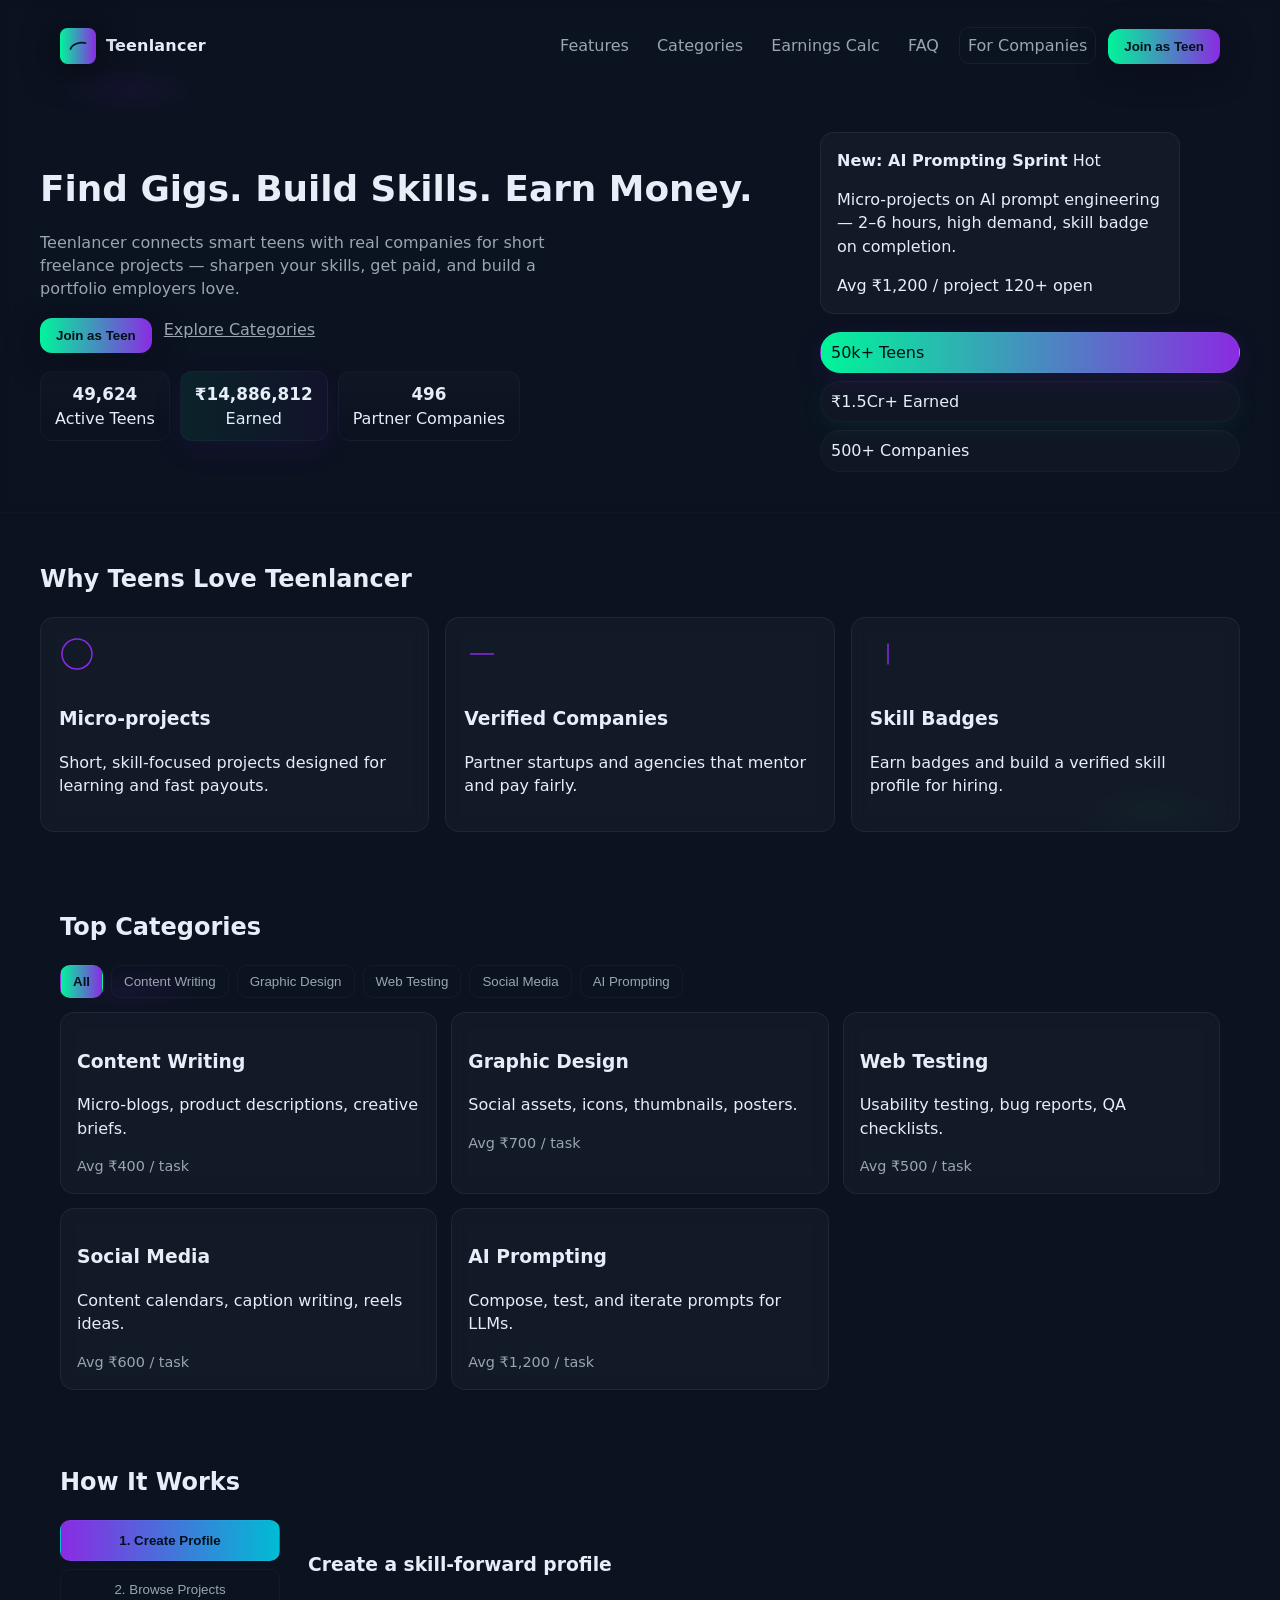
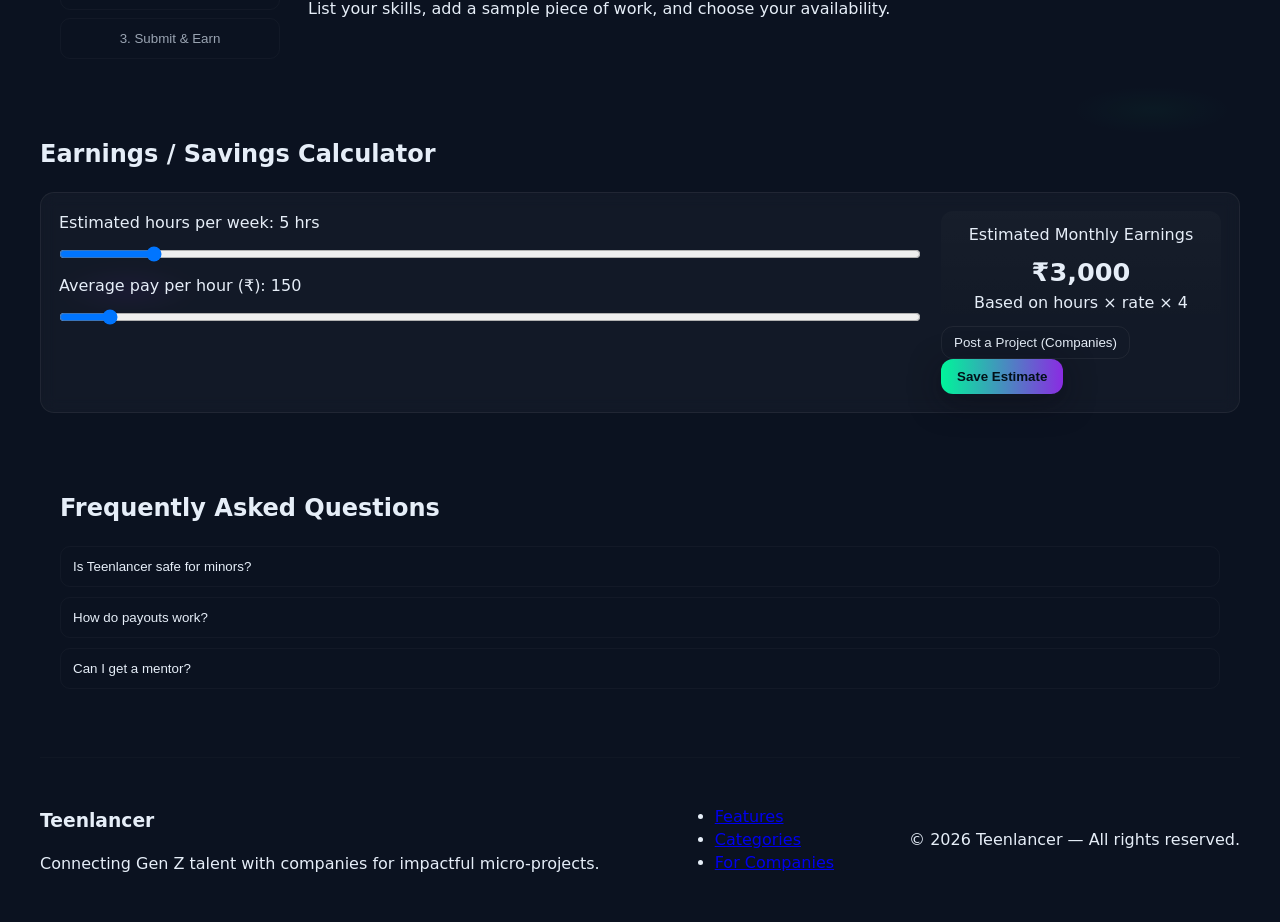
<file: index.html>
<!doctype html>
<html lang="en">
<head>
  <meta charset="utf-8" />
  <meta name="viewport" content="width=device-width,initial-scale=1" />
  <title>Teenlancer — Smart Teens, Real Projects | Find Gigs & Earn</title>
  <meta name="description" content="Teenlancer connects talented teens with startups and companies. Find projects, build skills, and earn—fast. 50k+ teens, ₹1.5Cr+ earned, 500+ partners." />
  <meta name="keywords" content="teen freelancer, student gigs, part-time projects, freelance teens, Gen Z talent, microprojects" />
  <link rel="canonical" href="https://teenlancer.example.com/index.html" />

  <!-- Open Graph -->
  <meta property="og:title" content="Teenlancer — Smart Teens, Real Projects" />
  <meta property="og:description" content="Find micro-projects, build your portfolio, and earn. Join 50k+ active teens working with startups." />
  <meta property="og:type" content="website" />
  <meta property="og:url" content="https://teenlancer.example.com/index.html" />
  <meta property="og:image" content="https://teenlancer.example.com/og-teenlancer.png" />

  <!-- Theme & SEO -->
  <meta name="theme-color" content="#0f1724" />
  <link rel="icon" href="data:image/svg+xml,<svg xmlns=%22http://www.w3.org/2000/svg%22 viewBox=%220 0 100 100%22><text y=%22.9em%22 font-size=%2290%22>✨</text></svg>">

  <link rel="stylesheet" href="style.css">
</head>
<body>
  <header class="site-header">
    <nav class="nav container" aria-label="Main navigation">
      <a class="brand" href="index.html" aria-label="Teenlancer home">
        <!-- simple inline SVG logo -->
        <svg class="logo" width="36" height="36" viewBox="0 0 24 24" aria-hidden="true" focusable="false">
          <defs><linearGradient id="g1" x1="0" x2="1"><stop offset="0" stop-color="#00f59a"/><stop offset="1" stop-color="#8a2be2"/></linearGradient></defs>
          <rect width="24" height="24" rx="5" fill="url(#g1)"></rect>
          <path d="M7 14c1-3 6-5 10-4" stroke="#051029" stroke-width="1.2" fill="none" stroke-linecap="round"></path>
        </svg>
        <span class="brand-text">Teenlancer</span>
      </a>

      <button id="nav-toggle" class="nav-toggle" aria-expanded="false" aria-label="Toggle menu">
        <span class="hamburger"></span>
      </button>

      <ul class="nav-links" id="nav-links">
        <li><a href="#features">Features</a></li>
        <li><a href="#categories">Categories</a></li>
        <li><a href="#calculator">Earnings Calc</a></li>
        <li><a href="#faq">FAQ</a></li>
        <li><a class="btn-outline" href="company.html">For Companies</a></li>
        <li><button class="btn-primary" id="join-teen-btn">Join as Teen</button></li>
      </ul>
    </nav>

    <section class="hero container" aria-labelledby="hero-heading">
      <div class="hero-left">
        <h1 id="hero-heading">Find Gigs. Build Skills. Earn Money.</h1>
        <p class="lead">Teenlancer connects smart teens with real companies for short freelance projects — sharpen your skills, get paid, and build a portfolio employers love.</p>

        <div class="hero-actions">
          <button class="btn-primary" id="join-cta">Join as Teen</button>
          <a class="btn-ghost" href="#categories">Explore Categories</a>
        </div>

        <div class="metrics" aria-hidden="false">
          <div class="metric">
            <div class="metric-value" data-value="50000">0</div>
            <div class="metric-label">Active Teens</div>
          </div>
          <div class="metric highlight">
            <div class="metric-value" data-value="15000000">₹0</div>
            <div class="metric-label">Earned</div>
          </div>
          <div class="metric">
            <div class="metric-value" data-value="500">0</div>
            <div class="metric-label">Partner Companies</div>
          </div>
        </div>
      </div>

      <div class="hero-right">
        <div class="floating-card glass">
          <div class="card-header">
            <strong>New: AI Prompting Sprint</strong>
            <span class="pill">Hot</span>
          </div>
          <p>Micro-projects on AI prompt engineering — 2–6 hours, high demand, skill badge on completion.</p>
          <div class="card-stats">
            <span>Avg ₹1,200 / project</span>
            <span>120+ open</span>
          </div>
        </div>

        <div class="badges">
          <div class="badge gradient">50k+ Teens</div>
          <div class="badge glow">₹1.5Cr+ Earned</div>
          <div class="badge">500+ Companies</div>
        </div>
      </div>
    </section>
  </header>

  <main>
    <section id="features" class="container features" aria-labelledby="features-heading">
      <h2 id="features-heading">Why Teens Love Teenlancer</h2>
      <div class="feature-grid">
        <article class="feature glass" aria-labelledby="f1">
          <svg class="icon" viewBox="0 0 24 24" aria-hidden="true"><circle cx="12" cy="12" r="10" fill="none" stroke="currentColor"></circle></svg>
          <h3 id="f1">Micro-projects</h3>
          <p>Short, skill-focused projects designed for learning and fast payouts.</p>
        </article>
        <article class="feature glass" aria-labelledby="f2">
          <svg class="icon" viewBox="0 0 24 24" aria-hidden="true"><path d="M4 12h16" stroke="currentColor"/></svg>
          <h3 id="f2">Verified Companies</h3>
          <p>Partner startups and agencies that mentor and pay fairly.</p>
        </article>
        <article class="feature glass" aria-labelledby="f3">
          <svg class="icon" viewBox="0 0 24 24" aria-hidden="true"><path d="M12 5v14" stroke="currentColor"/></svg>
          <h3 id="f3">Skill Badges</h3>
          <p>Earn badges and build a verified skill profile for hiring.</p>
        </article>
      </div>
    </section>

    <section id="categories" class="container categories" aria-labelledby="categories-heading">
      <h2 id="categories-heading">Top Categories</h2>
      <div class="tabs" role="tablist" aria-label="Category filters">
        <button class="tab active" data-filter="all" role="tab" aria-selected="true">All</button>
        <button class="tab" data-filter="writing" role="tab">Content Writing</button>
        <button class="tab" data-filter="design" role="tab">Graphic Design</button>
        <button class="tab" data-filter="testing" role="tab">Web Testing</button>
        <button class="tab" data-filter="social" role="tab">Social Media</button>
        <button class="tab" data-filter="ai" role="tab">AI Prompting</button>
      </div>

      <div class="category-grid" id="category-grid">
        <article class="cat-card glass" data-cat="writing">
          <h3>Content Writing</h3>
          <p>Micro-blogs, product descriptions, creative briefs.</p>
          <div class="card-meta">Avg ₹400 / task</div>
        </article>
        <article class="cat-card glass" data-cat="design">
          <h3>Graphic Design</h3>
          <p>Social assets, icons, thumbnails, posters.</p>
          <div class="card-meta">Avg ₹700 / task</div>
        </article>
        <article class="cat-card glass" data-cat="testing">
          <h3>Web Testing</h3>
          <p>Usability testing, bug reports, QA checklists.</p>
          <div class="card-meta">Avg ₹500 / task</div>
        </article>
        <article class="cat-card glass" data-cat="social">
          <h3>Social Media</h3>
          <p>Content calendars, caption writing, reels ideas.</p>
          <div class="card-meta">Avg ₹600 / task</div>
        </article>
        <article class="cat-card glass" data-cat="ai">
          <h3>AI Prompting</h3>
          <p>Compose, test, and iterate prompts for LLMs.</p>
          <div class="card-meta">Avg ₹1,200 / task</div>
        </article>
      </div>
    </section>

    <section id="how" class="container how" aria-labelledby="how-heading">
      <h2 id="how-heading">How It Works</h2>
      <div class="timeline">
        <nav class="timeline-tabs" role="tablist" aria-label="How it works steps">
          <button class="timeline-tab active" data-step="1" role="tab" aria-selected="true">1. Create Profile</button>
          <button class="timeline-tab" data-step="2" role="tab">2. Browse Projects</button>
          <button class="timeline-tab" data-step="3" role="tab">3. Submit & Earn</button>
        </nav>

        <div class="timeline-panels">
          <div class="timeline-panel active" data-step="1" role="tabpanel">
            <h3>Create a skill-forward profile</h3>
            <p>List your skills, add a sample piece of work, and choose your availability.</p>
          </div>
          <div class="timeline-panel" data-step="2" role="tabpanel">
            <h3>Browse curated micro-projects</h3>
            <p>Filter by time commitment, category, and payout.</p>
          </div>
          <div class="timeline-panel" data-step="3" role="tabpanel">
            <h3>Submit work & get paid</h3>
            <p>Deliver, get feedback, and receive payouts to your account.</p>
          </div>
        </div>
      </div>
    </section>

    <section id="calculator" class="container calculator" aria-labelledby="calc-heading">
      <h2 id="calc-heading">Earnings / Savings Calculator</h2>
      <div class="calc-inner glass">
        <div class="calc-left">
          <label for="hoursRange">Estimated hours per week: <span id="hoursVal">5</span> hrs</label>
          <input id="hoursRange" type="range" min="1" max="40" value="5" />
          <label for="rateRange">Average pay per hour (₹): <span id="rateVal">150</span></label>
          <input id="rateRange" type="range" min="50" max="2000" step="10" value="150" />
        </div>
        <div class="calc-right">
          <div class="calc-result">
            <div class="calc-title">Estimated Monthly Earnings</div>
            <div class="calc-amount" id="calcAmount">₹0</div>
            <div class="calc-note">Based on hours × rate × 4</div>
          </div>
          <div class="calc-actions">
            <button id="post-project-btn" class="btn-outline">Post a Project (Companies)</button>
            <button id="save-calc" class="btn-primary">Save Estimate</button>
          </div>
        </div>
      </div>
    </section>

    <section id="faq" class="container faq" aria-labelledby="faq-heading">
      <h2 id="faq-heading">Frequently Asked Questions</h2>
      <div class="accordion" id="faq-list">
        <div class="faq-item">
          <button class="faq-q" aria-expanded="false">Is Teenlancer safe for minors?</button>
          <div class="faq-a" hidden>
            <p>Yes — projects are vetted, payments are held in escrow, and we provide parental consent options where required.</p>
          </div>
        </div>
        <div class="faq-item">
          <button class="faq-q" aria-expanded="false">How do payouts work?</button>
          <div class="faq-a" hidden>
            <p>Payouts are processed weekly. Teens can choose bank transfer or UPI depending on region.</p>
          </div>
        </div>
        <div class="faq-item">
          <button class="faq-q" aria-expanded="false">Can I get a mentor?</button>
          <div class="faq-a" hidden>
            <p>Yes—many projects include short mentorship sessions from industry partners.</p>
          </div>
        </div>
      </div>
    </section>
  </main>

  <footer class="site-footer container" role="contentinfo">
    <div class="footer-grid">
      <div>
        <h3>Teenlancer</h3>
        <p>Connecting Gen Z talent with companies for impactful micro-projects.</p>
      </div>
      <nav aria-label="Footer">
        <ul>
          <li><a href="#features">Features</a></li>
          <li><a href="#categories">Categories</a></li>
          <li><a href="company.html">For Companies</a></li>
        </ul>
      </nav>
      <div>
        <p>&copy; <span id="year"></span> Teenlancer — All rights reserved.</p>
      </div>
    </div>
  </footer>

  <!-- Join modal (Teen) -->
  <div id="join-modal" class="modal" aria-hidden="true" role="dialog" aria-modal="true" aria-labelledby="join-modal-title">
    <div class="modal-content glass">
      <button class="modal-close" aria-label="Close">&times;</button>
      <h2 id="join-modal-title">Join as Teen</h2>
      <form id="join-form" class="form">
        <label>Name <input name="name" required /></label>
        <label>Age <input name="age" type="number" min="13" max="99" required /></label>
        <label>Email <input name="email" type="email" required /></label>
        <label>Top Skill <input name="skill" required placeholder="e.g., Graphic Design" /></label>
        <div class="form-actions">
          <button type="submit" class="btn-primary">Create Profile</button>
        </div>
      </form>
    </div>
  </div>

  <!-- Post Project modal (Company) -->
  <div id="post-modal" class="modal" aria-hidden="true" role="dialog" aria-modal="true" aria-labelledby="post-modal-title">
    <div class="modal-content glass">
      <button class="modal-close" aria-label="Close">&times;</button>
      <h2 id="post-modal-title">Post a Project</h2>
      <form id="post-form" class="form">
        <label>Company <input name="company" required /></label>
        <label>Project Title <input name="title" required /></label>
        <label>Category
          <select name="category" required>
            <option value="writing">Content Writing</option>
            <option value="design">Graphic Design</option>
            <option value="testing">Web Testing</option>
            <option value="social">Social Media</option>
            <option value="ai">AI Prompting</option>
          </select>
        </label>
        <label>Budget (₹) <input name="budget" type="number" required /></label>
        <div class="form-actions">
          <button type="submit" class="btn-primary">Publish Project</button>
        </div>
      </form>
    </div>
  </div>

  <script src="script.js" defer></script>
</body>
</html>
</file>
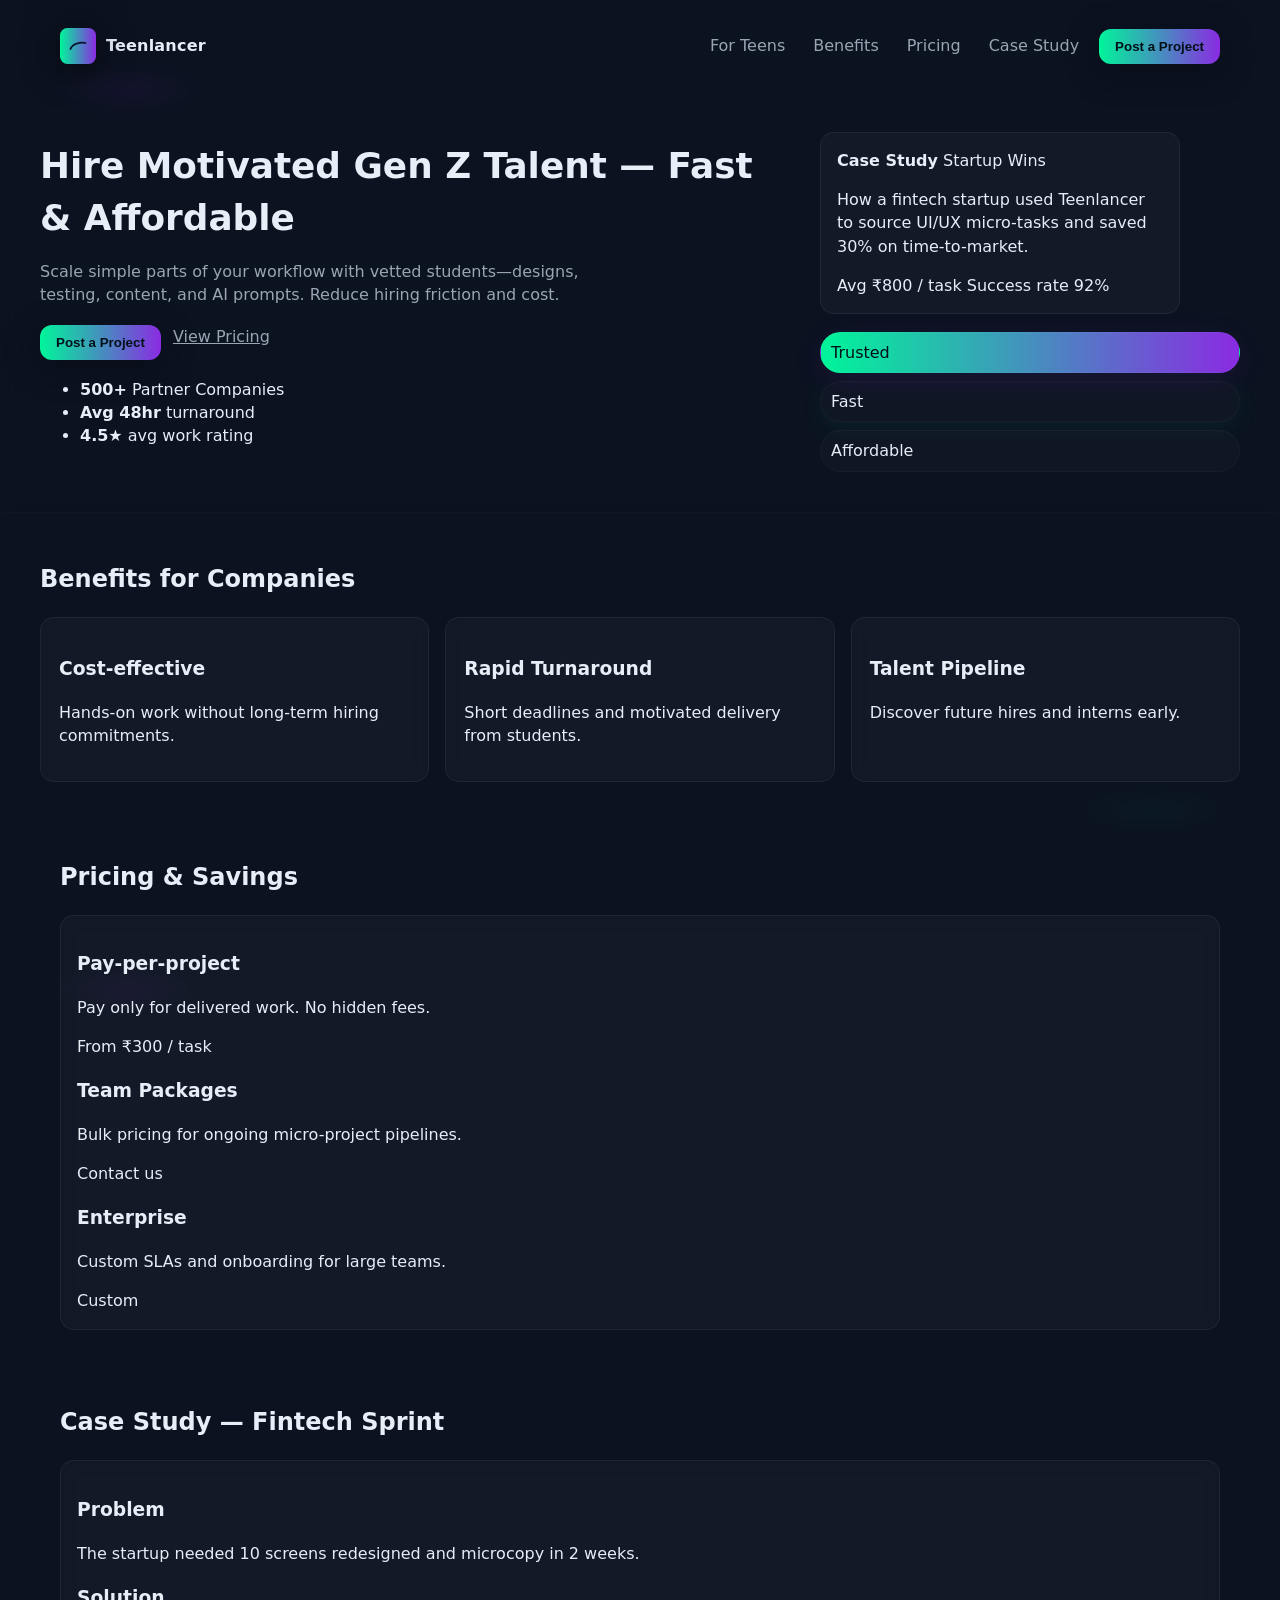
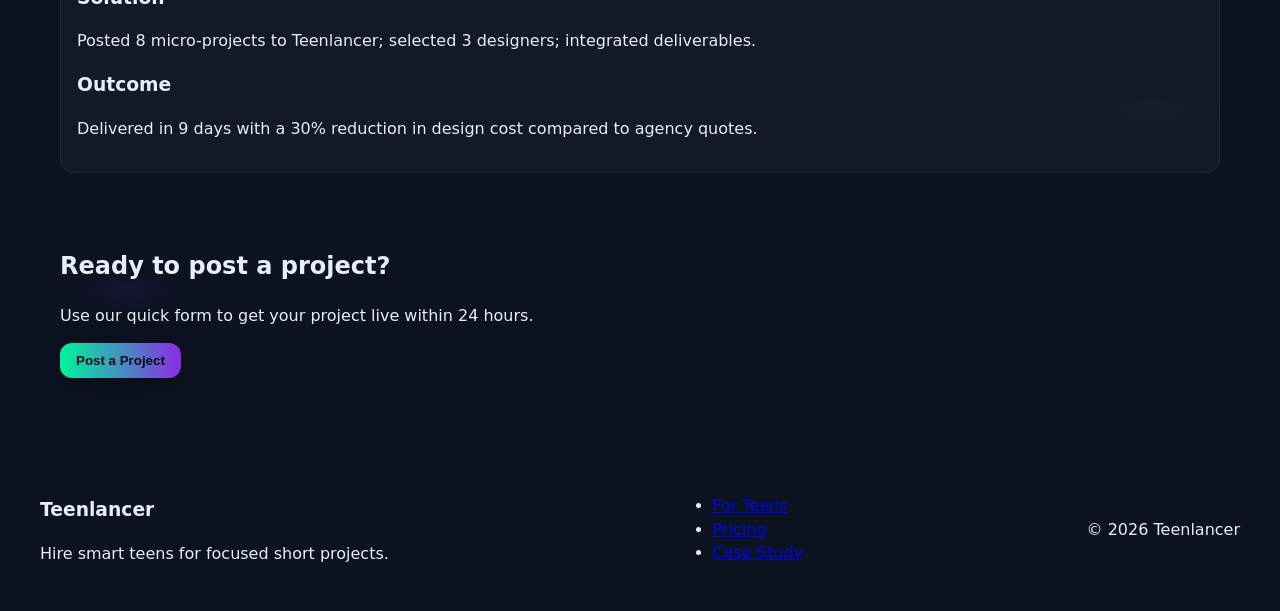
<file: company.html>
<!doctype html>
<html lang="en">
<head>
  <meta charset="utf-8" />
  <meta name="viewport" content="width=device-width,initial-scale=1" />
  <title>Teenlancer for Companies — Hire Gen Z Talent | Post Projects</title>
  <meta name="description" content="Hire talented teens for short, focused projects. Save on hiring costs, access motivated Gen Z talent, and scale projects quickly." />
  <meta name="keywords" content="hire teens, hire gen z, student freelancers, company hiring, post project" />
  <link rel="canonical" href="https://teenlancer.example.com/company.html" />

  <!-- Open Graph -->
  <meta property="og:title" content="Teenlancer for Companies — Hire Gen Z Talent" />
  <meta property="og:description" content="Post micro-projects, review submissions, and work with verified teen creators. Fast, affordable, and mentor-friendly." />
  <meta property="og:type" content="website" />
  <meta property="og:url" content="https://teenlancer.example.com/company.html" />

  <meta name="theme-color" content="#0f1724" />
  <link rel="stylesheet" href="style.css">
</head>
<body>
  <header class="site-header">
    <nav class="nav container" aria-label="Main navigation">
      <a class="brand" href="index.html" aria-label="Teenlancer home">
        <svg class="logo" width="36" height="36" viewBox="0 0 24 24" aria-hidden="true" focusable="false">
          <defs><linearGradient id="g2" x1="0" x2="1"><stop offset="0" stop-color="#00f59a"/><stop offset="1" stop-color="#8a2be2"/></linearGradient></defs>
          <rect width="24" height="24" rx="5" fill="url(#g2)"></rect>
          <path d="M7 14c1-3 6-5 10-4" stroke="#051029" stroke-width="1.2" fill="none" stroke-linecap="round"></path>
        </svg>
        <span class="brand-text">Teenlancer</span>
      </a>

      <button id="nav-toggle-2" class="nav-toggle" aria-expanded="false" aria-label="Toggle menu">
        <span class="hamburger"></span>
      </button>

      <ul class="nav-links" id="nav-links-2">
        <li><a href="index.html">For Teens</a></li>
        <li><a href="#benefits">Benefits</a></li>
        <li><a href="#pricing">Pricing</a></li>
        <li><a href="#case">Case Study</a></li>
        <li><button class="btn-primary" id="post-project-top">Post a Project</button></li>
      </ul>
    </nav>

    <section class="hero container" aria-labelledby="company-hero">
      <div class="hero-left">
        <h1 id="company-hero">Hire Motivated Gen Z Talent — Fast & Affordable</h1>
        <p class="lead">Scale simple parts of your workflow with vetted students—designs, testing, content, and AI prompts. Reduce hiring friction and cost.</p>

        <div class="hero-actions">
          <button class="btn-primary" id="post-cta">Post a Project</button>
          <a class="btn-ghost" href="#pricing">View Pricing</a>
        </div>

        <ul class="company-stats">
          <li><strong>500+</strong> Partner Companies</li>
          <li><strong>Avg 48hr</strong> turnaround</li>
          <li><strong>4.5★</strong> avg work rating</li>
        </ul>
      </div>

      <div class="hero-right">
        <div class="floating-card glass">
          <div class="card-header">
            <strong>Case Study</strong>
            <span class="pill">Startup Wins</span>
          </div>
          <p>How a fintech startup used Teenlancer to source UI/UX micro-tasks and saved 30% on time-to-market.</p>
          <div class="card-stats">
            <span>Avg ₹800 / task</span>
            <span>Success rate 92%</span>
          </div>
        </div>

        <div class="badges">
          <div class="badge gradient">Trusted</div>
          <div class="badge glow">Fast</div>
          <div class="badge">Affordable</div>
        </div>
      </div>
    </section>
  </header>

  <main>
    <section id="benefits" class="container features" aria-labelledby="benefits-heading">
      <h2 id="benefits-heading">Benefits for Companies</h2>
      <div class="feature-grid">
        <article class="feature glass" aria-labelledby="b1">
          <h3 id="b1">Cost-effective</h3>
          <p>Hands-on work without long-term hiring commitments.</p>
        </article>
        <article class="feature glass" aria-labelledby="b2">
          <h3 id="b2">Rapid Turnaround</h3>
          <p>Short deadlines and motivated delivery from students.</p>
        </article>
        <article class="feature glass" aria-labelledby="b3">
          <h3 id="b3">Talent Pipeline</h3>
          <p>Discover future hires and interns early.</p>
        </article>
      </div>
    </section>

    <section id="pricing" class="container pricing" aria-labelledby="pricing-heading">
      <h2 id="pricing-heading">Pricing & Savings</h2>
      <div class="pricing-grid glass">
        <div>
          <h3>Pay-per-project</h3>
          <p>Pay only for delivered work. No hidden fees.</p>
          <div class="price">From ₹300 / task</div>
        </div>
        <div>
          <h3>Team Packages</h3>
          <p>Bulk pricing for ongoing micro-project pipelines.</p>
          <div class="price">Contact us</div>
        </div>
        <div>
          <h3>Enterprise</h3>
          <p>Custom SLAs and onboarding for large teams.</p>
          <div class="price">Custom</div>
        </div>
      </div>
    </section>

    <section id="case" class="container case" aria-labelledby="case-heading">
      <h2 id="case-heading">Case Study — Fintech Sprint</h2>
      <article class="case-card glass">
        <h3>Problem</h3>
        <p>The startup needed 10 screens redesigned and microcopy in 2 weeks.</p>
        <h3>Solution</h3>
        <p>Posted 8 micro-projects to Teenlancer; selected 3 designers; integrated deliverables.</p>
        <h3>Outcome</h3>
        <p>Delivered in 9 days with a 30% reduction in design cost compared to agency quotes.</p>
      </article>
    </section>

    <section id="contact" class="container contact" aria-labelledby="contact-heading">
      <h2 id="contact-heading">Ready to post a project?</h2>
      <p>Use our quick form to get your project live within 24 hours.</p>
      <button id="post-project-cta" class="btn-primary">Post a Project</button>
    </section>
  </main>

  <footer class="site-footer container" role="contentinfo">
    <div class="footer-grid">
      <div>
        <h3>Teenlancer</h3>
        <p>Hire smart teens for focused short projects.</p>
      </div>
      <nav aria-label="Footer">
        <ul>
          <li><a href="index.html">For Teens</a></li>
          <li><a href="#pricing">Pricing</a></li>
          <li><a href="#case">Case Study</a></li>
        </ul>
      </nav>
      <div>
        <p>&copy; <span id="year-2"></span> Teenlancer</p>
      </div>
    </div>
  </footer>

  <!-- Reuse post modal from index; included here for accessibility in both pages -->
  <div id="post-modal-2" class="modal" aria-hidden="true" role="dialog" aria-modal="true" aria-labelledby="post-modal-title-2">
    <div class="modal-content glass">
      <button class="modal-close" aria-label="Close">&times;</button>
      <h2 id="post-modal-title-2">Post a Project</h2>
      <form id="post-form-2" class="form">
        <label>Company <input name="company" required /></label>
        <label>Project Title <input name="title" required /></label>
        <label>Category
          <select name="category" required>
            <option value="writing">Content Writing</option>
            <option value="design">Graphic Design</option>
            <option value="testing">Web Testing</option>
            <option value="social">Social Media</option>
            <option value="ai">AI Prompting</option>
          </select>
        </label>
        <label>Budget (₹) <input name="budget" type="number" required /></label>
        <div class="form-actions">
          <button type="submit" class="btn-primary">Publish Project</button>
        </div>
      </form>
    </div>
  </div>

  <script src="script.js" defer></script>
</body>
</html>
</file>
<file: style.css>
:root{
  --bg:#0b1220;
  --panel: rgba(255,255,255,0.04);
  --glass: rgba(255,255,255,0.03);
  --muted:#9aa4b2;
  --accent1:#00f59a; /* emerald */
  --accent2:#8a2be2; /* violet */
  --accent3:#00bcd4; /* cyan */
  --text:#e6eef8;
  --glass-border: rgba(255,255,255,0.06);
  --card-glow: 0 8px 30px rgba(138,43,226,0.12);
  --radius:14px;
  --container:1200px;
  --transition:300ms cubic-bezier(.2,.9,.2,1);
  --glass-blur:8px;
  font-family: Inter, ui-sans-serif, system-ui, -apple-system, "Segoe UI", Roboto, "Helvetica Neue", Arial;
  -webkit-font-smoothing:antialiased;
  -moz-osx-font-smoothing:grayscale;
}

*{box-sizing:border-box}
html,body{height:100%}
body{
  margin:0;
  background:
    radial-gradient(1200px 400px at 10% 10%, rgba(138,43,226,0.08), transparent 6%),
    radial-gradient(1000px 300px at 90% 90%, rgba(0,245,154,0.03), transparent 8%),
    var(--bg);
  color:var(--text);
  line-height:1.45;
  -webkit-font-smoothing:antialiased;
  padding-bottom:60px;
}

/* Container */
.container{max-width:var(--container);margin:0 auto;padding:28px 20px;}

/* Header / Nav */
.site-header{border-bottom:1px solid rgba(255,255,255,0.02);backdrop-filter: blur(6px);} 
.nav{display:flex;align-items:center;gap:16px;justify-content:space-between;flex-wrap:wrap;} 
.brand{display:flex;align-items:center;gap:10px;text-decoration:none;color:var(--text);} 
.brand-text{font-weight:700;letter-spacing:0.2px} 
.logo{filter:drop-shadow(0 4px 18px rgba(0,0,0,0.6))}

.nav-links{display:flex;align-items:center;gap:12px;list-style:none;padding:0;margin:0}
.nav-links a{color:var(--muted);text-decoration:none;padding:8px;border-radius:10px}
.nav-links a:hover{color:var(--text);background:rgba(255,255,255,0.02)}

.nav-toggle{display:none;background:transparent;border:0;padding:8px;color:var(--text)}
.hamburger{width:22px;height:2px;background:var(--text);display:block;position:relative}
.hamburger::after,.hamburger::before{content:"";Position:absolute;left:0;right:0;height:2px;background:var(--text)}
.hamburger::before{top:-6px}
.hamburger::after{top:6px}

/* Buttons */
.btn-primary{background:linear-gradient(90deg,var(--accent1),var(--accent2));color:#021018;border:0;padding:10px 16px;border-radius:12px;font-weight:600;cursor:pointer;box-shadow:0 8px 30px rgba(10,10,20,0.5);transition:transform var(--transition),box-shadow var(--transition);} 
.btn-primary:hover{transform:translateY(-3px);box-shadow:var(--card-glow)}
.btn-outline{background:transparent;color:var(--text);border:1px solid rgba(255,255,255,0.06);padding:8px 12px;border-radius:12px}
.btn-ghost{background:transparent;color:var(--muted);text-decoration:underline;border:0}

/* Hero */
.hero{display:grid;grid-template-columns:1fr 420px;gap:28px;padding:40px 0;align-items:center}
.hero-left h1{font-size:clamp(1.6rem,2.8vw,2.8rem);margin:0 0 12px}
.lead{color:var(--muted);max-width:54ch;margin-bottom:18px}

.hero-actions{display:flex;gap:12px;margin-bottom:18px}
.metrics{display:flex;gap:10px;align-items:center}
.metric{background:linear-gradient(180deg,rgba(255,255,255,0.02),transparent);padding:10px 14px;border-radius:12px;text-align:center;border:1px solid rgba(255,255,255,0.03)}
.metric .metric-value{font-weight:800;font-size:1.05rem}
.metric.highlight{background:linear-gradient(90deg, rgba(0,245,154,0.08), rgba(138,43,226,0.06));box-shadow:0 10px 30px rgba(138,43,226,0.08)}

/* Floating right card */
.floating-card{padding:18px;border-radius:14px;max-width:360px;position:relative;overflow:hidden}
.badges{display:flex;flex-direction:column;gap:8px;margin-top:18px}
.badge{padding:8px 10px;border-radius:999px;background:rgba(255,255,255,0.02);color:var(--text);border:1px solid rgba(255,255,255,0.03)}
.badge.gradient{background:linear-gradient(90deg,var(--accent1),var(--accent2));color:#021018;box-shadow:var(--card-glow)}
.badge.glow{box-shadow:0 6px 24px rgba(0,245,154,0.07)}

/* Glass */
.glass{background:var(--glass);border-radius:var(--radius);border:1px solid var(--glass-border);backdrop-filter: blur(var(--glass-blur));padding:16px}

/* Features & Grid */
.features{padding:30px 0}
.feature-grid{display:grid;grid-template-columns:repeat(3,1fr);gap:16px}
.feature{padding:18px;min-height:140px}
.feature .icon{width:36px;height:36px;margin-bottom:8px;color:var(--accent2)}

/* Categories */
.tabs{display:flex;gap:8px;flex-wrap:wrap;margin-bottom:14px}
.tab{background:transparent;border:1px solid rgba(255,255,255,0.04);padding:8px 12px;border-radius:10px;color:var(--muted);cursor:pointer}
.tab.active{background:linear-gradient(90deg,var(--accent1),var(--accent2));color:#021018;font-weight:700}

.category-grid{display:grid;grid-template-columns:repeat(3,1fr);gap:14px}
.cat-card{padding:16px;transition:transform var(--transition),box-shadow var(--transition);cursor:pointer}
.cat-card:hover{transform:translateY(-8px);box-shadow:var(--card-glow)}
.card-meta{color:var(--muted);font-size:0.9rem;margin-top:8px}

/* Timeline */
.timeline{display:grid;grid-template-columns:220px 1fr;gap:16px;align-items:start}
.timeline-tabs{display:flex;flex-direction:column;gap:8px}
.timeline-tab{padding:12px;border-radius:10px;background:transparent;border:1px solid rgba(255,255,255,0.03);color:var(--muted);cursor:pointer}
.timeline-tab.active{background:linear-gradient(90deg,var(--accent2),var(--accent3));color:#021018;font-weight:700}
.timeline-panels{padding:12px}
.timeline-panel{display:none;opacity:0;transform:translateY(6px);transition:all var(--transition)}
.timeline-panel.active{display:block;opacity:1;transform:none}

/* Calculator */
.calculator{padding:30px 0}
.calc-inner{display:flex;gap:20px;align-items:stretch;padding:18px}
.calc-left{flex:1}
.calc-right{width:280px;display:flex;flex-direction:column;justify-content:center;align-items:center}
.calc-result{background:linear-gradient(180deg,rgba(255,255,255,0.02),transparent);padding:12px;border-radius:12px;text-align:center;width:100%}
.calc-amount{font-size:1.6rem;font-weight:800;margin-top:8px}
input[type="range"]{width:100%;margin:12px 0}

/* FAQ */
.faq .accordion{display:grid;gap:10px}
.faq-q{background:transparent;border:1px solid rgba(255,255,255,0.03);padding:12px;border-radius:10px;color:var(--text);text-align:left;width:100%;cursor:pointer}
.faq-a{padding:10px 14px;background:rgba(255,255,255,0.02);border-radius:10px;margin-top:6px}

/* Footer */
.site-footer{margin-top:40px;padding:30px 0;border-top:1px solid rgba(255,255,255,0.02)}
.footer-grid{display:flex;gap:20px;justify-content:space-between;align-items:center;flex-wrap:wrap}

/* Modal */
.modal{position:fixed;inset:0;display:none;align-items:center;justify-content:center;padding:20px;z-index:60}
.modal[aria-hidden="false"]{display:flex}
.modal-content{max-width:520px;width:100%;position:relative}
.modal-close{position:absolute;right:12px;top:12px;background:transparent;border:0;color:var(--muted);font-size:22px;cursor:pointer}

/* Forms */
.form label{display:block;margin-bottom:10px;color:var(--muted)}
.form input,.form select{width:100%;padding:10px;border-radius:10px;border:1px solid rgba(255,255,255,0.04);background:transparent;color:var(--text)}
.form-actions{display:flex;gap:8px;justify-content:flex-end;margin-top:12px}

/* Responsiveness */
@media (max-width:980px){
  .hero{grid-template-columns:1fr;gap:16px}
  .category-grid{grid-template-columns:repeat(2,1fr)}
  .feature-grid{grid-template-columns:repeat(2,1fr)}
  .timeline{grid-template-columns:1fr}
  .calc-inner{flex-direction:column}
  .nav-toggle{display:block}
  .nav-links{display:none;width:100%;flex-direction:column;background:transparent;margin-top:12px;padding:8px;border-radius:12px}
  .nav-links.show{display:flex}
}

@media (max-width:560px){
  .category-grid{grid-template-columns:1fr}
  .feature-grid{grid-template-columns:1fr}
  .brand-text{display:none}
  .hero-left h1{font-size:1.6rem}
  .hero-right{display:none}
}

/* small accessibility niceties */
a:focus,button:focus,input:focus{outline:3px solid rgba(138,43,226,0.18);outline-offset:2px}
</file>
